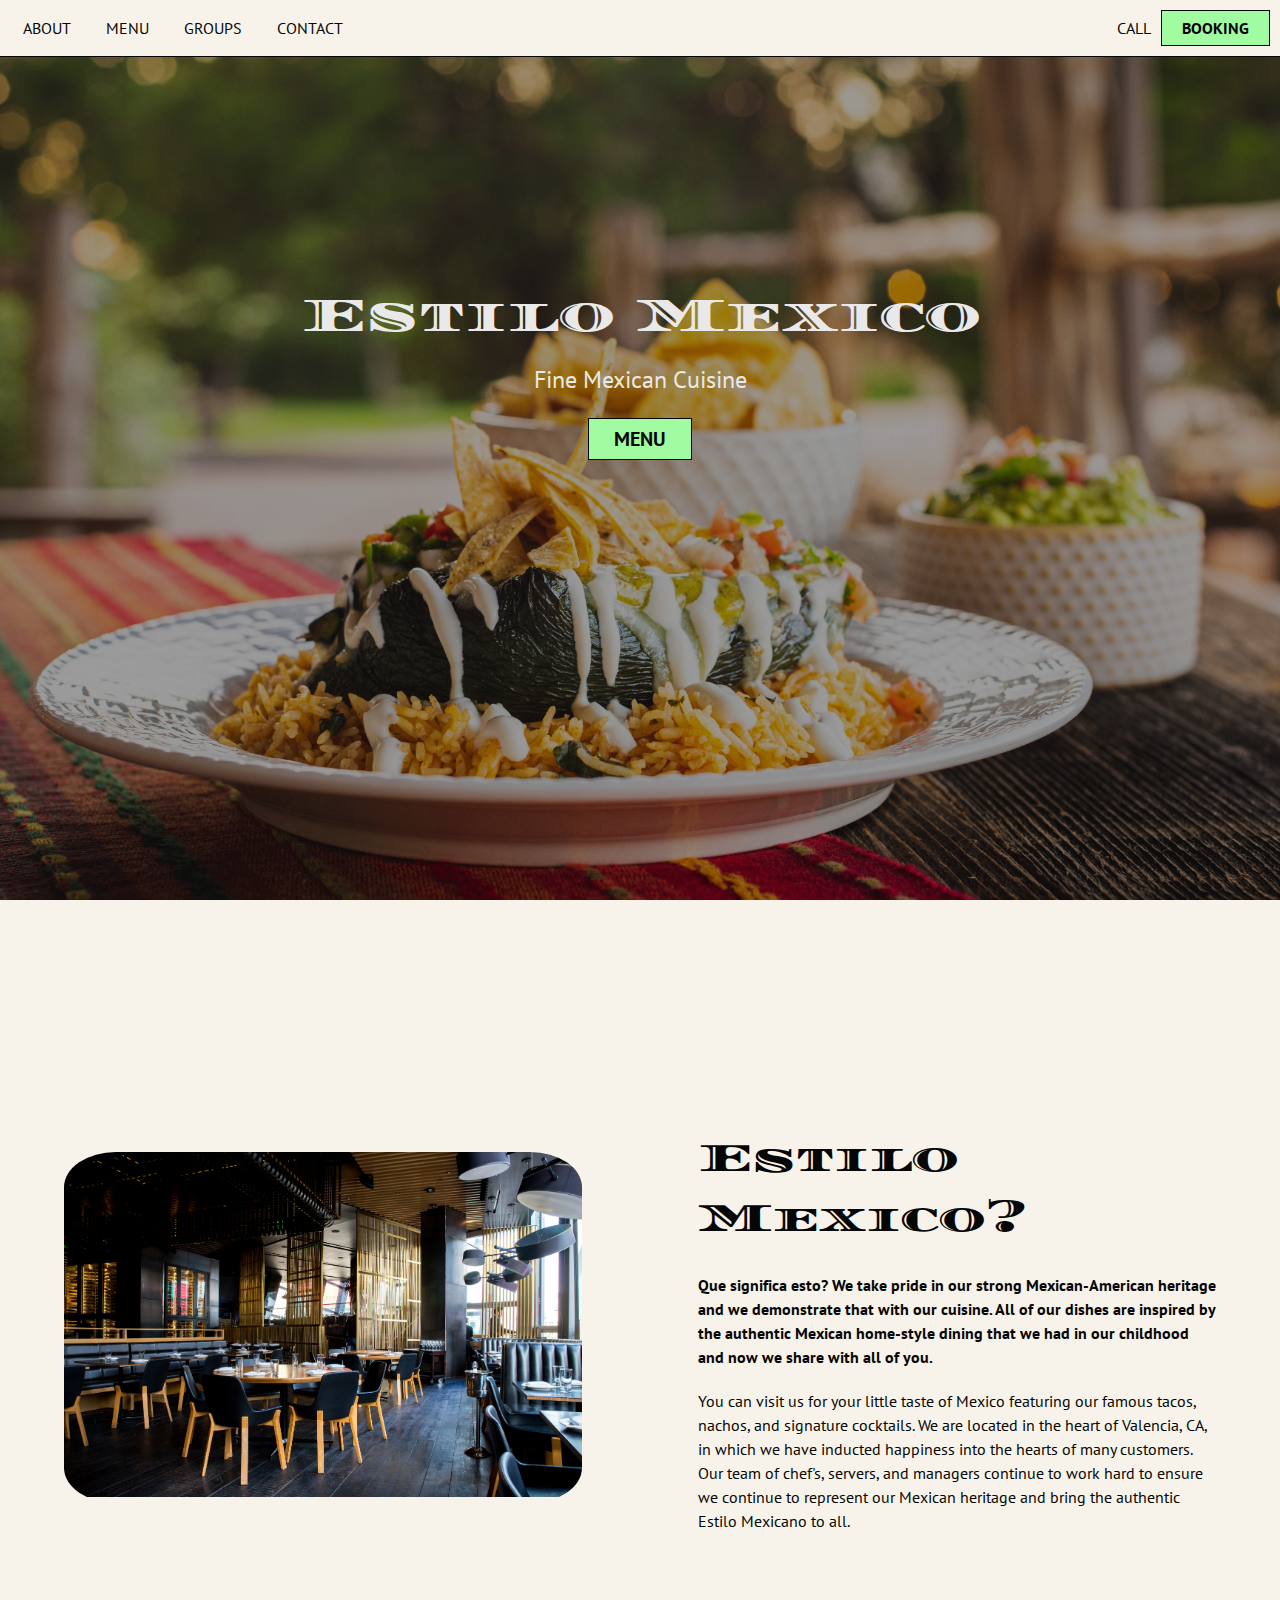
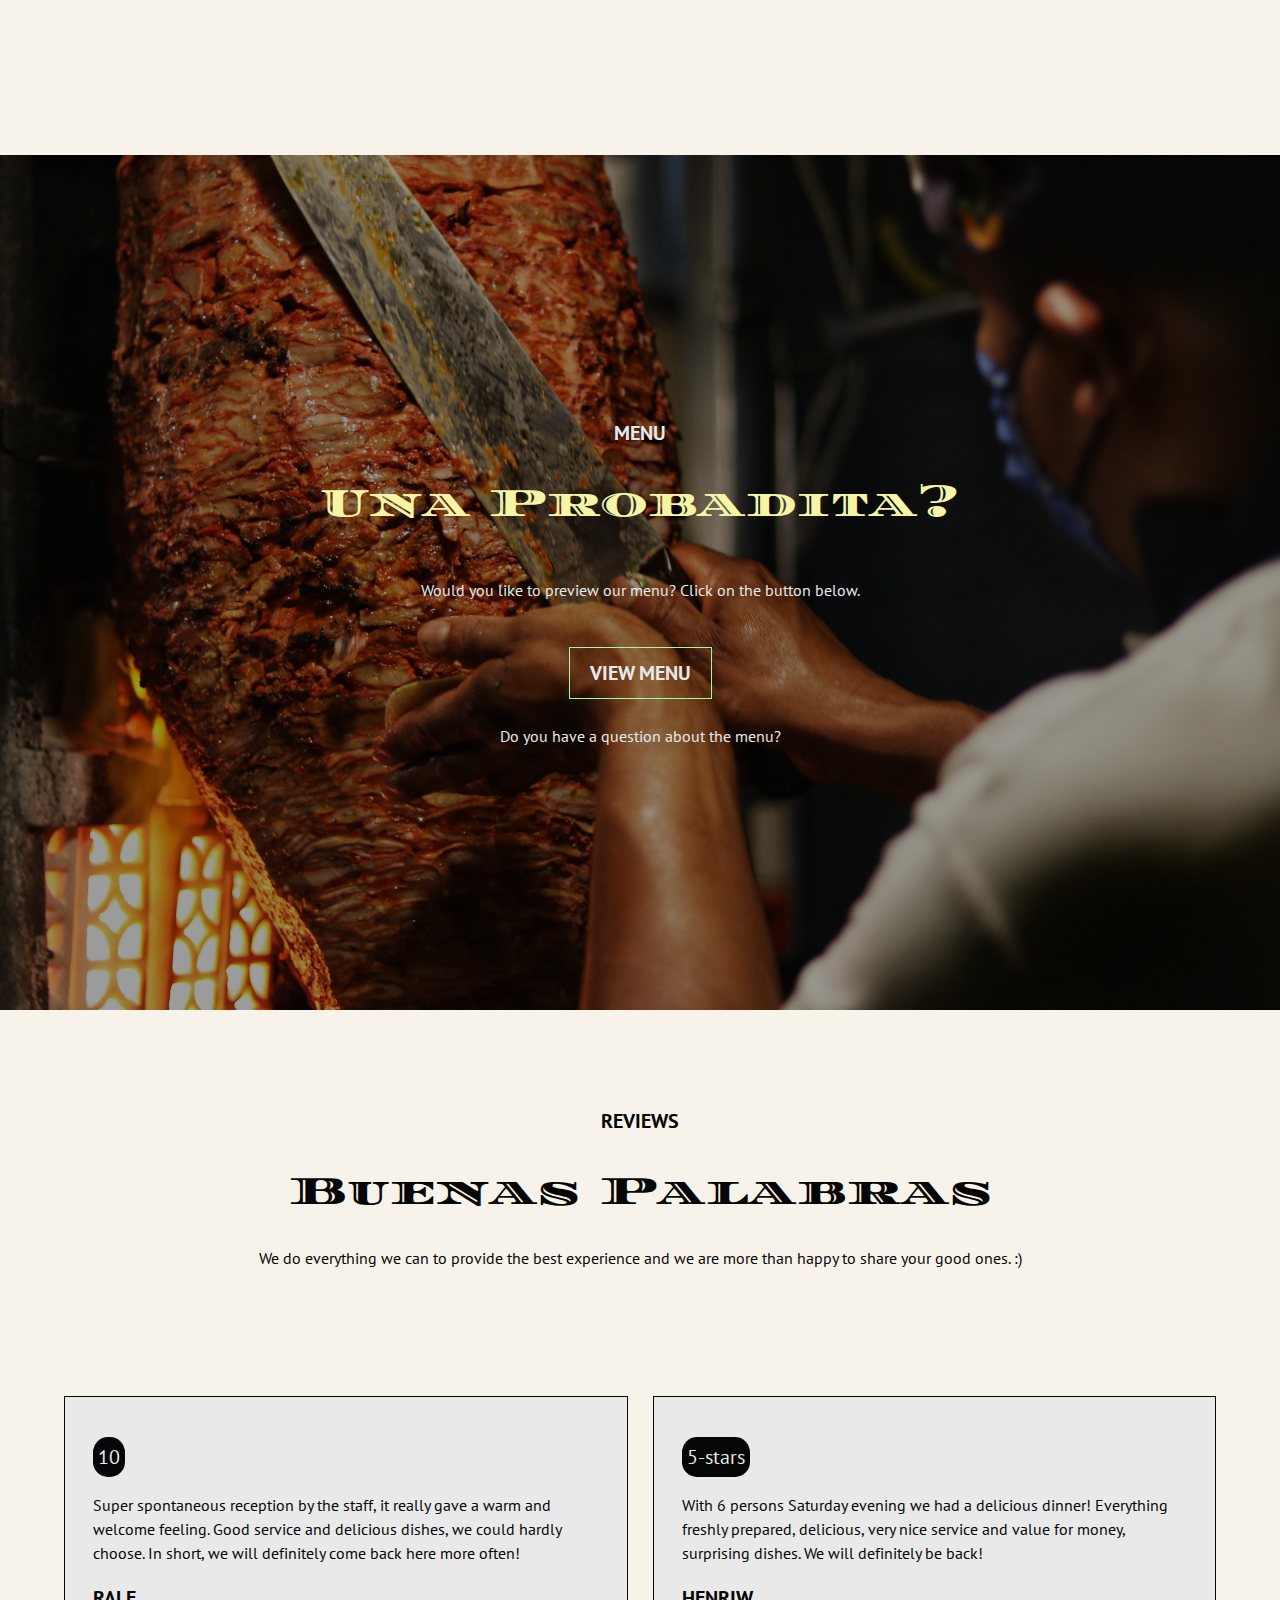
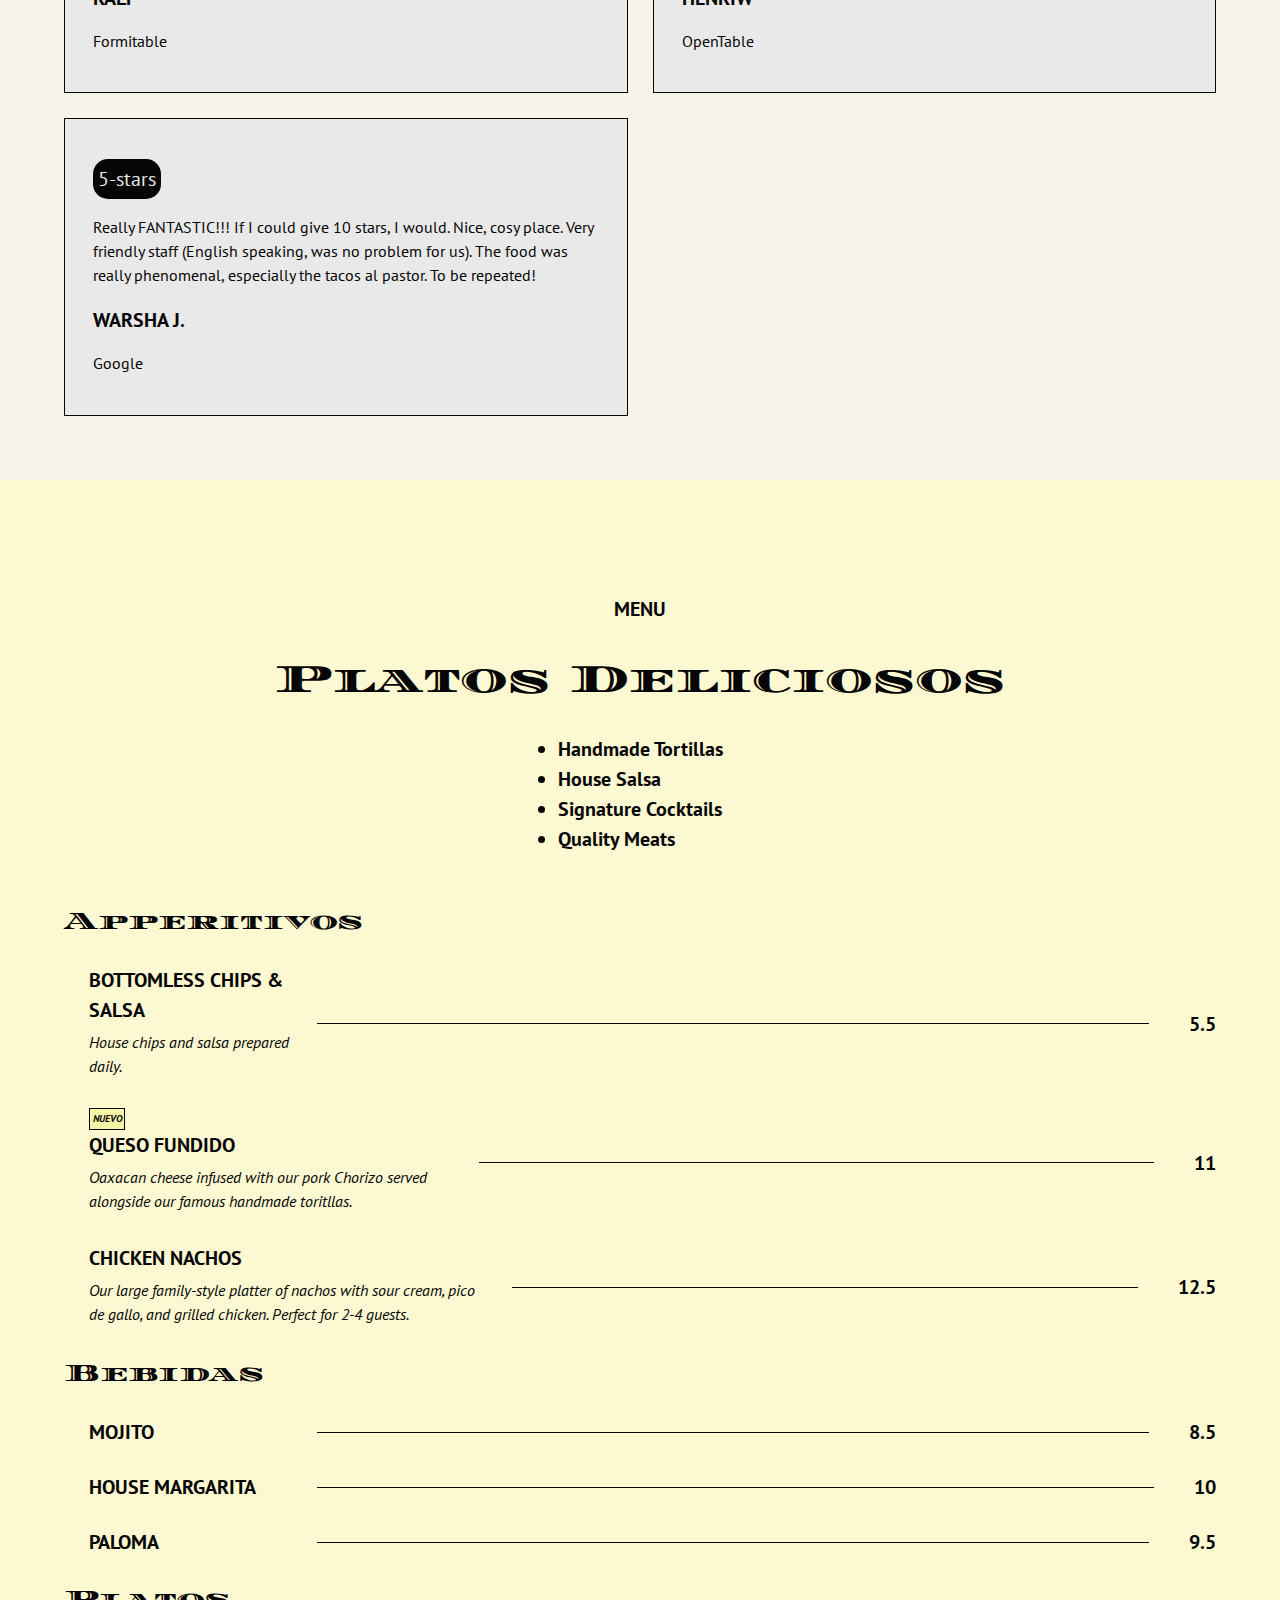
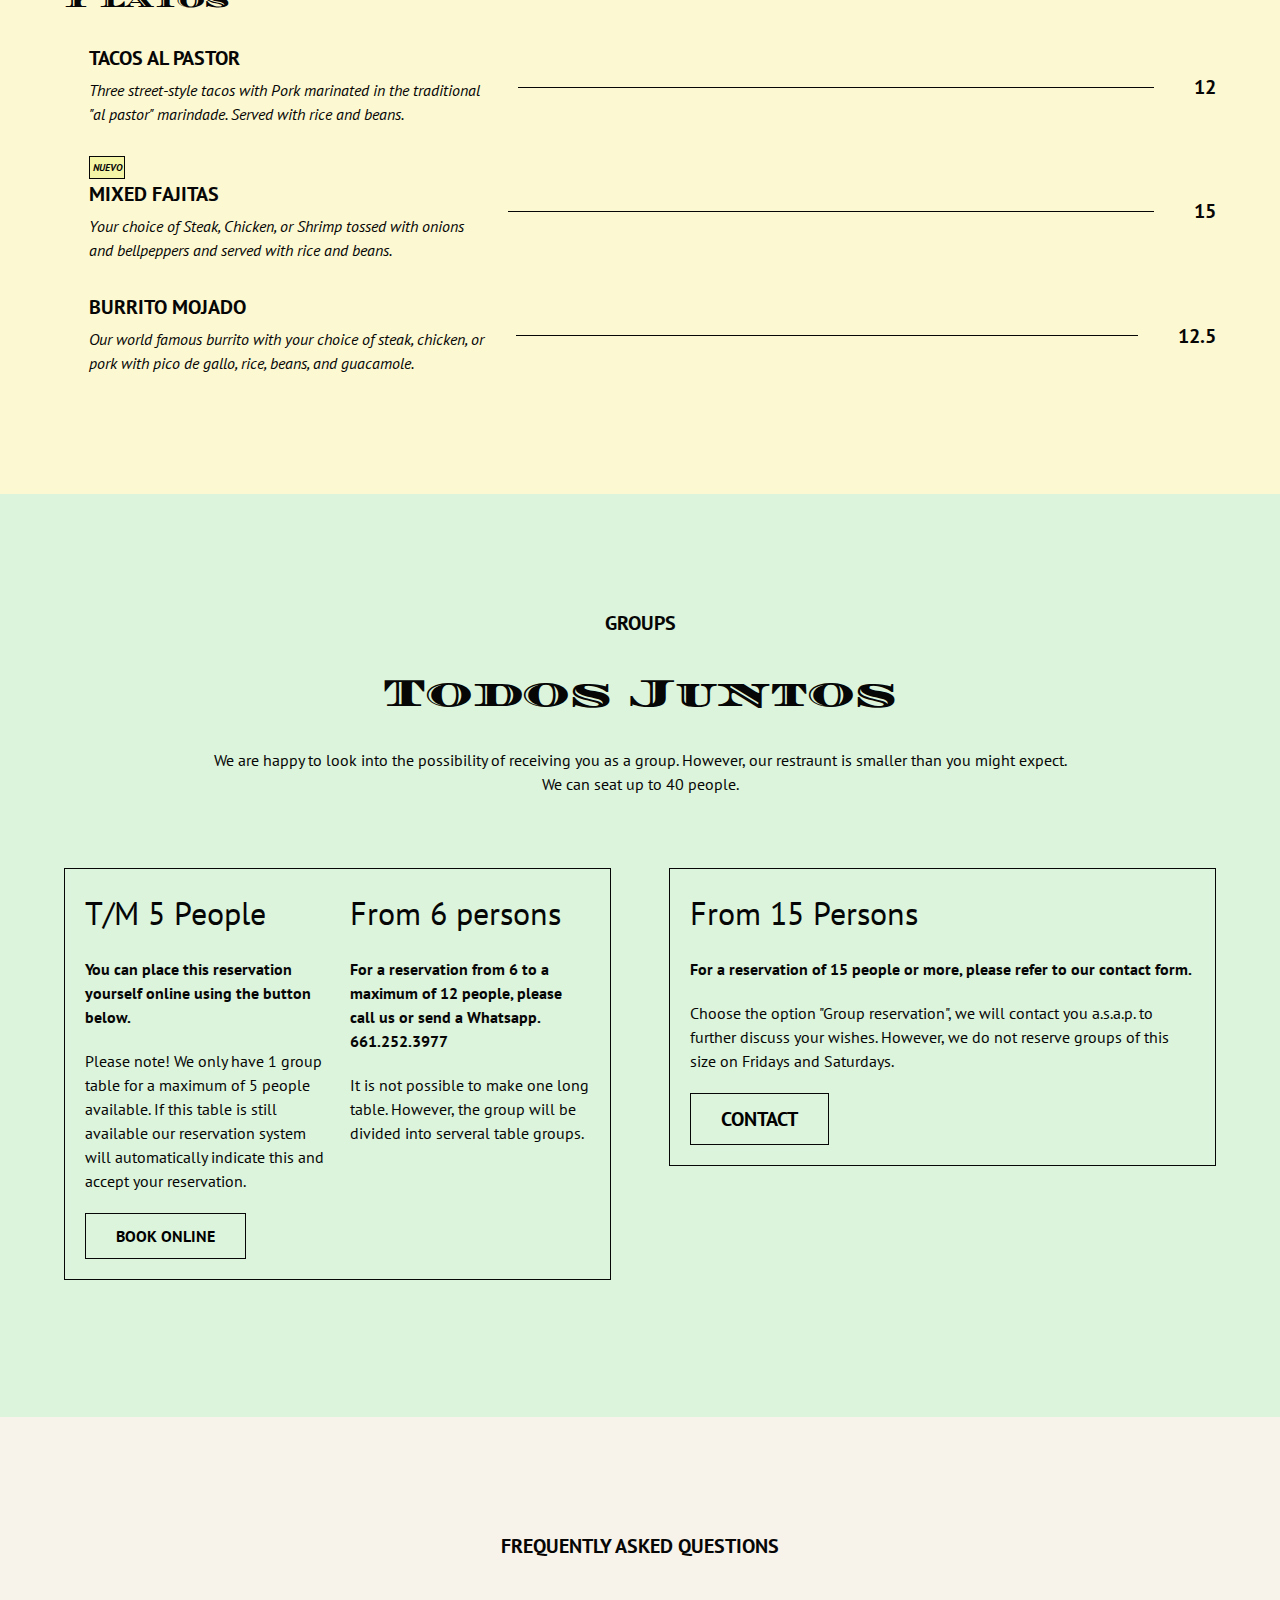
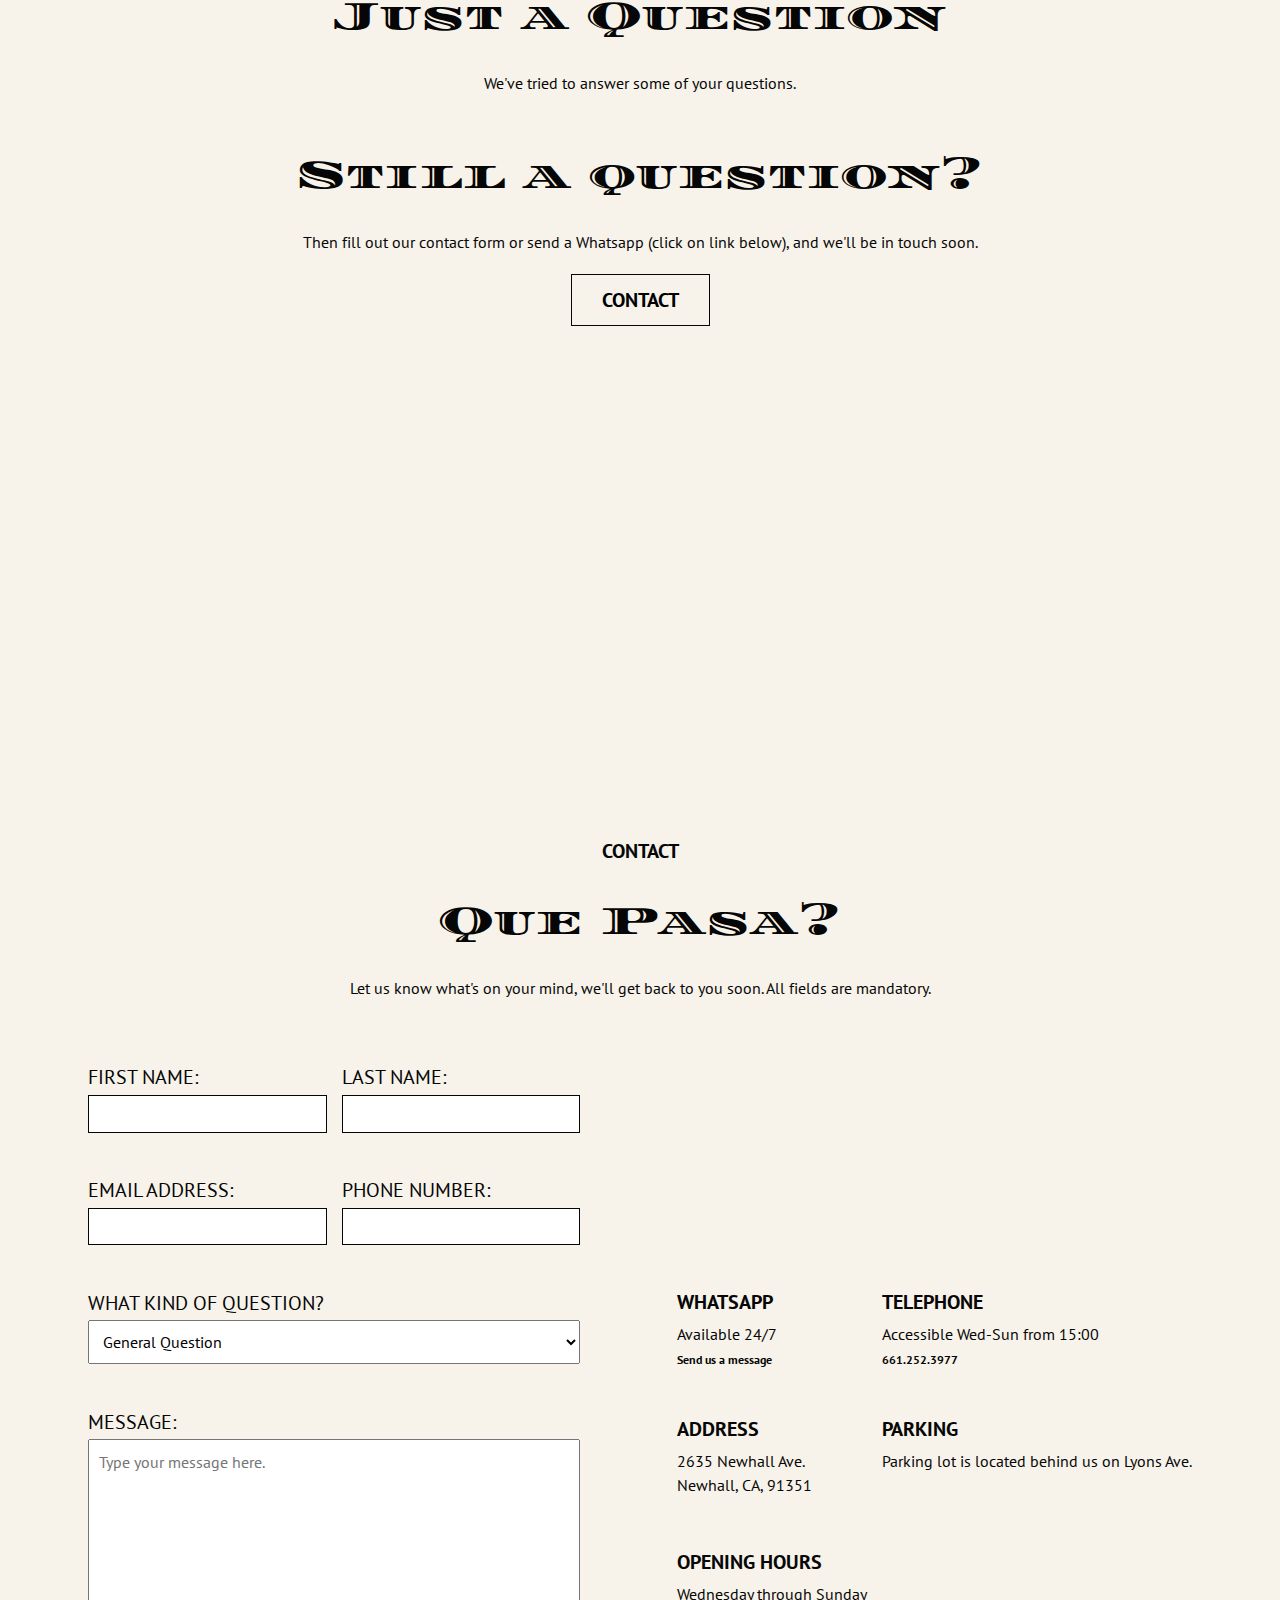
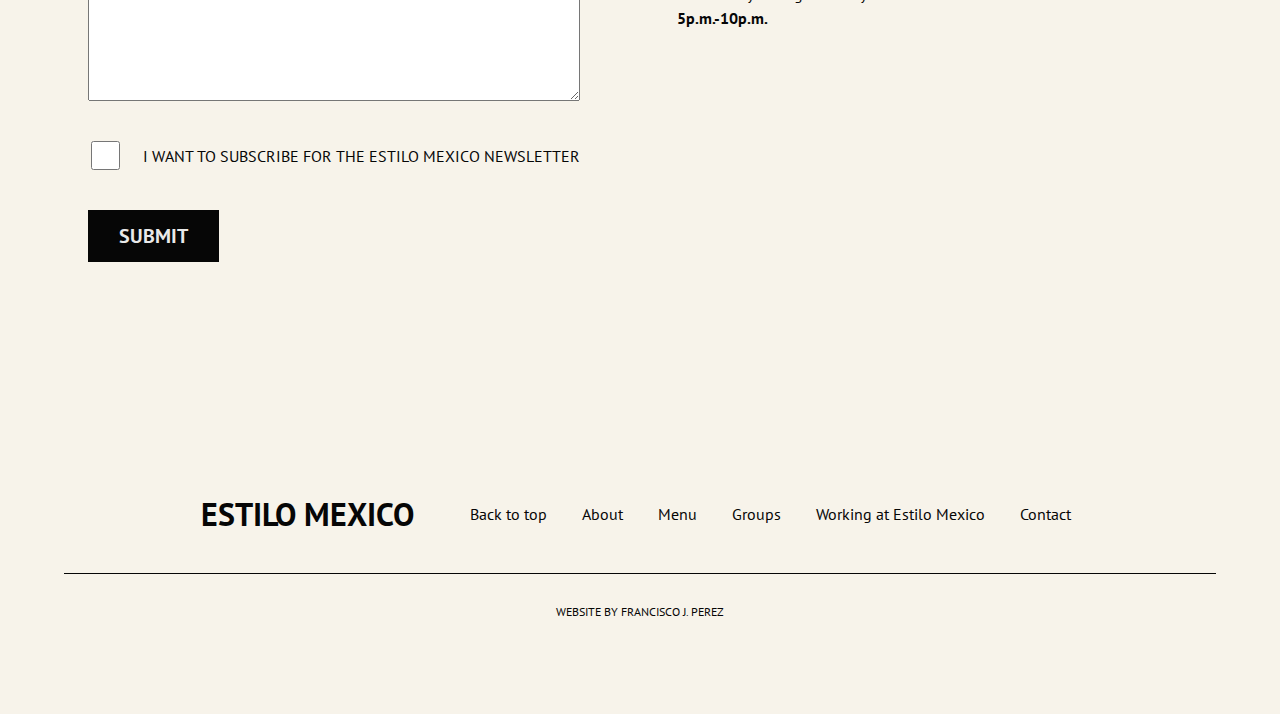
<file: index.html>
<!DOCTYPE html>
<html lang="en">
  <head>
    <meta charset="UTF-8" />
    <meta http-equiv="X-UA-Compatible" content="IE=edge" />
    <meta name="viewport" content="width=device-width, initial-scale=1.0" />
    <link rel="stylesheet" href="styles.css" />
    <link rel="preconnect" href="https://fonts.googleapis.com" />
    <link rel="preconnect" href="https://fonts.gstatic.com" crossorigin />
    <link
      href="https://fonts.googleapis.com/css2?family=Diplomata+SC&family=PT+Sans:ital,wght@0,400;0,700;1,400;1,700&family=Secular+One&display=swap"
      rel="stylesheet"
    />
    <title>Estilo Mexico Mexican Restraunt Landing Page</title>
  </head>
  <body>
    <header class="navigationHeader">
      <nav class="topBar">
        <ul class="mainNavList flex nonMobile">
          <li class="navItem"><a href="#about" class="navLink">About</a></li>
          <li class="navItem"><a href="#menu" class="navLink">Menu</a></li>
          <li class="navItem"><a href="#groups" class="navLink">Groups</a></li>
          <li class="navItem"><a href="#contact" class="navLink">Contact</a></li>
        </ul>
        <div class="dropdown mobileNav flex">
          <button class="dropbtn" id="menuBtn">
            <img
              src="images/menu-closed-icon.png"
              alt="menu"
              class="menu-closed"
            />
          </button>
          <div class="dropdown-content hide" id="dropDown-content">
            <!--
            <div class="close">
              <button class="closeBtn">
                <img
                  src="images/menu-icon-open.png"
                  alt="x"
                  class="menu-opened"
                />
              </button>
            </div>
            -->
            <ul class="menu-list">
              <li class="menu-item">
                <a href="#" class="menu-link">Estilo Mexico</a>
              </li>
              <li class="menu-item">
                <a href="#about" class="menu-link">About</a>
              </li>
              <li class="menu-item">
                <a href="#menu" class="menu-link">Menu</a>
              </li>
              <li class="menu-item">
                <a href="#groups" class="menu-link">Groups</a>
              </li>
              <li class="menu-item">
                <a
                  href="#contact"
                  class="menu-link"
                  >Contact</a
                >
              </li>
              <li class="menu-item" id="closeLi">
                <a href="#" class="menu-link" id="closeMenu">Close</a>
              </li>
            </ul>
          </div>
        </div>
        <span class="homeLogo">
          <a href="#" class="homeLink">Estilo Mexico</a>
        </span>
        <ul class="quickActions">
          <li class="actionItem"><a href="#" class="whatsApp">call</a></li>
          <li class="actionItem">
            <a href="#" class="bookingLink"
              ><button class="bookBtn">Booking</button></a
            >
          </li>
          <!--
          <li class="actionItem">
            <a href="#"><button class="languageBtn">Lang</button></a>
          </li>-->
        </ul>
      </nav>
    </header>
    <main class="mainSite">
      <section class="heroSection" id="home">
        <div class="titleBox flex">
          <h1 class="mainTitle">Estilo Mexico</h1>
          <h2 class="subtitle">Fine Mexican Cuisine</h2>
          <button class="menuBtn"><a href="#menu">Menu</a></button>
        </div>
        <div class="overlay"></div>
      </section>
      <section class="aboutSection" id="about">
        <div class="aboutImageBox circleDiv">
          <img
            src="images/restraunt-shot.jpeg"
            alt="Estilo Mexico Restraunt"
            class="interiorShot"
          />
        </div>
        <div class="sectionText">
          <h2 class="sectionTitle">Estilo Mexico?</h2>
          <p class="aboutPara">
            <strong
              >Que significa esto? We take pride in our strong Mexican-American
              heritage and we demonstrate that with our cuisine. All of our
              dishes are inspired by the authentic Mexican home-style dining
              that we had in our childhood and now we share with all of
              you.</strong
            >
          </p>
          <p class="aboutPara">
            You can visit us for your little taste of <em>Mexico</em> featuring
            our famous tacos, nachos, and signature cocktails. We are located in
            the heart of Valencia, CA, in which we have inducted happiness into
            the hearts of many customers. Our team of chef's, servers, and
            managers continue to work hard to ensure we continue to represent
            our Mexican heritage and bring the authentic
            <em>Estilo Mexicano</em> to all.
          </p>
        </div>
      </section>
      <section class="menuJumpSection">
        <div class="sectionText">
          <h3 class="sectionSubtitle">Menu</h3>
          <h2 class="sectionTitle">Una Probadita?</h2>
          <p class="sectionPara">
            Would you like to preview our menu? Click on the button below.
          </p>
          <button class="menuBtn">View Menu</button>
          <a href="#" class="contactLink"
            >Do you have a question about the menu?</a
          >
        </div>
        <div class="overlay"></div>
      </section>
      <section class="reviewsSection">
        <div class="sectionText">
          <h3 class="sectionSubtitle">Reviews</h3>
          <h2 class="sectionTitle">Buenas Palabras</h2>
          <p class="sectionPara">
            We do everything we can to provide the best experience and we are
            more than happy to share your good ones. :)
          </p>
        </div>
        <div class="reviewBox flex">
          <div class="rating">10</div>
          <div class="reviewText">
            Super spontaneous reception by the staff, it really gave a warm and
            welcome feeling. Good service and delicious dishes, we could hardly
            choose. In short, we will definitely come back here more often!
          </div>
          <div class="author">Ralf</div>
          <div class="reviewSite">Formitable</div>
        </div>
        <div class="reviewBox flex">
          <div class="rating">5-stars</div>
          <div class="reviewText">
            With 6 persons Saturday evening we had a delicious dinner!
            Everything freshly prepared, delicious, very nice service and value
            for money, surprising dishes. We will definitely be back!
          </div>
          <div class="author">Henriw</div>
          <div class="reviewSite">OpenTable</div>
        </div>
        <div class="reviewBox flex">
          <div class="rating">5-stars</div>
          <div class="reviewText">
            Really FANTASTIC!!! If I could give 10 stars, I would. Nice, cosy
            place. Very friendly staff (English speaking, was no problem for
            us). The food was really phenomenal, especially the tacos al pastor.
            To be repeated!
          </div>
          <div class="author">Warsha J.</div>
          <div class="reviewSite">Google</div>
        </div>
      </section>
      <section class="menuSection" id="menu">
        <div class="sectionText">
          <h3 class="sectionSubtitle">Menu</h3>
          <h2 class="sectionTitle">Platos Deliciosos</h2>
          <ul class="menuPreList">
            <li class="prelistItem">Handmade Tortillas</li>
            <li class="prelistItem">House Salsa</li>
            <li class="prelistItem">Signature Cocktails</li>
            <li class="prelistItem">Quality Meats</li>
          </ul>
        </div>
        <div class="fullMenu">
          <h2 class="menuHeading">Apperitivos</h2>
          <ul class="appList">
            <li>
              <div class="flex menuItem">
                <span class="itemBox flex"
                  ><h3 class="item">Bottomless Chips & Salsa</h3>
                  <p class="itemDescription">
                    House chips and salsa prepared daily.
                  </p></span
                >
                <span class="line"></span>
                <span class="price">5.5</span>
              </div>
            </li>
            <li>
              <div class="flex menuItem">
                <span class="itemBox flex">
                  <h4 class="nuevoTag">Nuevo</h4>
                  <h3 class="item">Queso Fundido</h3>
                  <p class="itemDescription">
                    Oaxacan cheese infused with our pork Chorizo served
                    alongside our famous handmade toritllas.
                  </p></span
                >
                <span class="line"></span>
                <span class="price">11</span>
              </div>
            </li>
            <li>
              <div class="flex menuItem">
                <span class="itemBox flex"
                  ><h3 class="item">Chicken Nachos</h3>
                  <p class="itemDescription">
                    Our large family-style platter of nachos with sour cream,
                    pico de gallo, and grilled chicken. Perfect for 2-4 guests.
                  </p></span
                >
                <span class="line"></span>
                <span class="price">12.5</span>
              </div>
            </li>
          </ul>
          <h2 class="menuHeading">Bebidas</h2>
          <ul class="drinkList">
            <li>
              <div class="flex menuItem">
                <span class="itemBox flex"><h3 class="item">Mojito</h3> </span>
                <span class="line"></span>
                <span class="price">8.5</span>
              </div>
            </li>
            <li>
              <div class="flex menuItem">
                <span class="itemBox flex">
                  <h3 class="item">House Margarita</h3>
                </span>
                <span class="line"></span>
                <span class="price">10</span>
              </div>
            </li>
            <li>
              <div class="flex menuItem">
                <span class="itemBox flex"><h3 class="item">Paloma</h3> </span>
                <span class="line"></span>
                <span class="price">9.5</span>
              </div>
            </li>
          </ul>
          <h2 class="menuHeading">Platos</h2>
          <ul class="plateList">
            <li>
              <div class="flex menuItem">
                <span class="itemBox flex"
                  ><h3 class="item">Tacos al Pastor</h3>
                  <p class="itemDescription">
                    Three street-style tacos with Pork marinated in the
                    traditional "al pastor" marindade. Served with rice and
                    beans.
                  </p></span
                >
                <span class="line"></span>
                <span class="price">12</span>
              </div>
            </li>
            <li>
              <div class="flex menuItem">
                <span class="itemBox flex">
                  <h4 class="nuevoTag">Nuevo</h4>
                  <h3 class="item">Mixed Fajitas</h3>
                  <p class="itemDescription">
                    Your choice of Steak, Chicken, or Shrimp tossed with onions
                    and bellpeppers and served with rice and beans.
                  </p></span
                >
                <span class="line"></span>
                <span class="price">15</span>
              </div>
            </li>
            <li>
              <div class="flex menuItem">
                <span class="itemBox flex"
                  ><h3 class="item">Burrito Mojado</h3>
                  <p class="itemDescription">
                    Our world famous burrito with your choice of steak, chicken,
                    or pork with pico de gallo, rice, beans, and guacamole.
                  </p></span
                >
                <span class="line"></span>
                <span class="price">12.5</span>
              </div>
            </li>
          </ul>
        </div>
      </section>
      <section class="groupSection" id="groups">
        <div class="sectionText">
          <h3 class="sectionSubtitle">Groups</h3>
          <h2 class="sectionTitle">Todos Juntos</h2>
          <p class="sectionPara">
            We are happy to look into the possibility of receiving you as a
            group. However, our restraunt is smaller than you might expect.
            <br />We can seat up to 40 people.
          </p>
        </div>
        <div class="blockContainer">
          <div class="block grid">
            <div class="fivePersons">
              <h2 class="blockTitle">T/M 5 People</h2>
              <p class="blockPara">
                <strong
                  >You can place this reservation yourself online using the button
                  below.</strong
                >
              </p>
              <p class="blockPara">
                Please note! We only have 1 group table for a maximum of 5 people
                available. If this table is still available our reservation system
                will automatically indicate this and accept your reservation.
              </p>
              <button class="bookBtn">Book Online</button>
            </div>
            <div class="sixPersons">
              <h2 class="blockTitle">From 6 persons</h2>
              <p class="blockPara">
                <strong
                  >For a reservation from 6 to a maximum of 12 people, please call
                  us or send a Whatsapp. <br />
                  661.252.3977
                </strong>
              </p>
              <p class="blockPara">
                It is not possible to make one long table. However, the group will
                be divided into serveral table groups.
              </p>
            </div>
          </div>
          <div class="block grid">
            <div class="fifteenPersons">
              <h2 class="blockTitle">From 15 Persons</h2>
              <p class="blockPara">
                <strong
                >For a reservation of 15 people or more, please refer to our
                contact form.</strong
              >
              <p class="blockPara">Choose the option "Group reservation", we will contact you a.s.a.p. to further discuss your wishes. However, we do not reserve groups of this size on Fridays and Saturdays.</p>
              </p>
              <button class="contactBtn"><a href="#contact">Contact</a></button>  
            </div>
            
          </div> 
        </div>
        
      </section>
      <section class="faqSection">
        <div class="sectionText">
            <h3 class="sectionSubtitle">Frequently Asked Questions</h3>
            <h2 class="sectionTitle">Just a Question</h2>
            <p class="sectionPara">We've tried to answer some of your questions.</p>
        </div>
        <div class="questionsBlock">

        </div>
        <div class="stillQuestions">
            <h2 class="sectionTitle">Still a question?</h2>
            <p class="sectionPara">Then fill out our contact form or send a Whatsapp (click on link below), and we'll be in touch soon.</p>
            <button class="contactBtn">Contact</button>
        </div>
      </section>
      <section class="contactForm" id="contact">
        <div class="sectionText">
          <h3 class="sectionSubtitle">Contact</h3>
          <h2 class="sectionTitle">Que Pasa?</h2>
          <p class="sectionPara">Let us know what's on your mind, we'll get back to you soon. All fields are mandatory.</p>
          <div class="formIconBox">
          <div class="flex formSplit">
            <form action="" method="post">
              <ul class="formList grid">
                <li class="formItem" id="names">
                  <div class="boxes">
                    <label for="fname">First Name: </label>
                    <input type="text" id="fname" name="fname">
                  </div>
                  <div class="boxes">
                    <label for="lname">Last name: </label>
                    <input type="text" id="lname" name="lname"> 
                  </div>          
                </li>
                
                <li class="formItem" id="email-phone">
                  <div class="boxes">
                    <label for="email">Email Address: </label>
                    <input type="email" id="email" name="email">
                  </div>
                  <div class="boxes">
                    <label for="phone">Phone Number: </label>
                    <input type="tel" id="phone" name="phone">
                  </div>
                </li>
                <li class="formItem" id="kindItem">
                  <div class="boxes">
                    <label for="typeQuestion">What kind of question?</label>
                    <select id="typeQ" name="typeQuestion">
                      <option value="general">General Question</option>
                      <option value="menu">Question About the Menu</option>
                      <option value="group">Group Reservation</option>
                      <option value="allergen">Allergen Question</option>
                      <option value="working">Working at Estilo Mexico</option>
                    </select>   
                  </div>         
                </li>
                <li class="formItem" id="messageItem">
                  <div class="boxes">
                    <label for="message">Message: </label>
                    <textarea name="message" id="message" cols="30" rows="10" placeholder="Type your message here."></textarea>
                    
                  </div>
                  
                </li>
                <li class="formItem" id="newsletterItem">
                  <div class="boxes" id="newsletterBox">
                    <input type="checkbox" id="newsletter" name="newsletter" value="newsletter">
                    <label for="newsletter">I want to subscribe for the Estilo Mexico newsletter</label>
                  </div>
                  
                </li>
                <li class="formItem">
                  <button class="submit">Submit</button>
                </li>
              </ul>
              

            </form>
          </div>
          <div class="flex iconSplit">
            <div class="iconBox">
              <h3 class="sectionSubtitle iconTitle">
                WhatsApp
              </h3>
              <p>Available 24/7</p>
              <a href="#">Send us a message</a>
            </div>
            <div class="iconBox">
              <h3 class="sectionSubtitle iconTitle">
                Telephone
              </h3>
              <p>Accessible Wed-Sun from 15:00</p>
              <a href="#">661.252.3977</a>
            </div>
            <div class="iconBox">
              <h3 class="sectionSubtitle iconTitle">
                Address 
              </h3>
              <p>2635 Newhall Ave.<br>Newhall, CA, 91351</p>
              
            </div>
            <div class="iconBox">
              <h3 class="sectionSubtitle iconTitle">
                Parking
              </h3>
              <p>Parking lot is located behind us on Lyons Ave.</p>
            </div>
            <div class="iconBox">
              <h3 class="sectionSubtitle iconTitle">
                Opening Hours
              </h3>
              <p>Wednesday through Sunday <br><strong>5p.m.-10p.m.</strong></p>
              
            </div>
          </div>  
          </div>
          
        </div>
        
      </section>
    </main>
    <footer>
      <div class="topFooter">
        <span class="homeLogo"><a href="#home" class="homeLink">Estilo Mexico</a></span>
        <span class="footerNav">
          <ul class="footerNavList">
            <li class="navItem"><a href="#home" class="navItemLink">Back to top</a></li>
            <li class="navItem"><a href="#about" class="navItemLink">About</a></li>
            <li class="navItem"><a href="#menu" class="navItemLink">Menu</a></li>
            <li class="navItem"><a href="#groups" class="navItemLink">Groups</a></li>
            <li class="navItem"><a href="#" class="navItemLink">Working at Estilo Mexico</a></li>
            <li class="navItem"><a href="#contact" class="navItemLink">Contact</a></li>
          </ul>
        </span>
      </div>
      <div class="bottomFooter">
        <div class="websiteAuthor">Website by Francisco J. Perez</div>
      </div>
    </footer>
  </body>
</html>
</file>
<file: styles.css>
/* Box sizing rules */
*,
*::before,
*::after {
  box-sizing: border-box;
}

/* Remove default margin */
* {
  margin: 0;
  padding: 0;
  font: inherit;
}

/* Remove list styles on ul, ol elements with a list role, which suggests default styling will be removed */
ul[role="list"],
ol[role="list"] {
  list-style: none;
}

/* Set core root defaults */
html:focus-within {
  scroll-behavior: smooth;
}

html,
body {
  height: 100%;
}

/* Set core body defaults */
body {
  text-rendering: optimizeSpeed;
  line-height: 1.5;
}

/* A elements that don't have a class get default styles */
a:not([class]) {
  text-decoration-skip-ink: auto;
}

/* Make images easier to work with */
img,
picture,
svg {
  max-width: 100%;
  display: block;
}

/* Inherit fonts for inputs and buttons */

/* Remove all animations, transitions and smooth scroll for people that prefer not to see them */
@media (prefers-reduced-motion: reduce) {
  html:focus-within {
    scroll-behavior: auto;
  }

  *,
  *::before,
  *::after {
    animation-duration: 0.01ms !important;
    animation-iteration-count: 1 !important;
    transition-duration: 0.01ms !important;
    scroll-behavior: auto !important;
  }
}

/** Webpage styling */
:root {
  --mainWhite: rgb(233, 233, 233);
  --mainBlack: rgb(6, 6, 6);
  --limeGreend: rgb(161, 251, 161);
  --cream: rgb(247, 243, 234);
  --darkCream: rgb(252, 248, 209);
  --yellow: rgb(245, 245, 168);
}

html {
  font-family: "PT Sans", sans-serif;
  font-size: 1rem;
  scroll-behavior: smooth;
  transition: all 1s ease;
}

body {
  background-color: var(--cream);
  color: var(--mainBlack);
  width: 100vw;
  max-width: 100vw;
}

main {
  width: 100vw;
}

strong {
  font-weight: bold;
}

.flex {
  display: flex;
}

.grid {
  display: grid;
}

a {
  color: inherit;
  text-decoration: none;
}

a:hover,
a:visited,
a:active {
  color: inherit;
  text-decoration: underline;
}

button {
  padding: 10px 30px;
  border: 1px solid var(--mainBlack);
  background-color: transparent;
  font: inherit;
  font-size: 1.25rem;
  font-weight: 700;
  text-transform: uppercase;
}

button,
button:hover {
  cursor: pointer;
}

button a:hover {
  text-decoration: none;
}

.navigationHeader {
  width: 100%;
  /*height: 7.5vh;*/
  min-height: 50px;
  position: fixed;
  z-index: 5;
  padding: 0px;
  font-size: 1rem;
  text-transform: uppercase;
  background-color: var(--cream);
  border-bottom: 1.5px solid var(--mainBlack);
  display: flex;
  align-items: center;
}

.topBar {
  display: flex;
  flex-direction: row;
  align-items: center;
  justify-content: space-between;
  width: 100%;
  padding: 10px 0px;
}

.topBar button {
  padding: 5px 20px;
  font-size: 1rem;
}

.mainNavList {
  list-style-type: none;
  flex-direction: row;
  align-items: center;
  padding: 0% 5px;
}

.navItem {
  display: inline-block;
  margin: 0px 2.5px;
  padding: 5px 15px;
  transition: 0.5s all ease;
}

.navLink,
nav a {
  color: inherit;
  text-decoration: none;
  height: 100%;
  width: 100%;
}

.navItem:hover {
  background-color: var(--limeGreend);
  border: 1px solid var(--mainBlack);
  /*color: var(--mainWhite);*/
}

.navLink:visited {
  color: inherit;
}

.nonMobile {
  display: none;
}

.mobileNav {
  display: inline-block;
  margin: 0px;
}

.homeLogo {
  display: none;
  font-size: 2rem;
}

.quickActions {
  list-style-type: none;
  display: flex;
  flex-direction: row;
  align-items: center;
  padding: 0% 5px;
  margin: 0px;
}

.actionItem {
  display: inline-block;
  margin: 0px 5px;
}

.bookBtn {
  background-color: var(--limeGreend);
  font-family: "PT Sans", sans-serif;
  font-size: 1rem;
}

.languageBtn {
  background-color: transparent;
  font-family: "PT Sans", sans-serif;
  font-size: 1rem;
}

.mobileNav {
  max-width: 50px;
  align-items: center;
  justify-content: center;
}

.dropdown {
  width: 100%;
  cursor: pointer;
  position: relative;
  display: inline-block;
}

.dropdown .dropbtn {
  min-width: 55px;
  padding: 0px;
  border: none;
  width: 100%;
}

.dropbtn {
  background-color: transparent;
}

.dropdown-content {
  transition: all 0.5s ease-in-out;
  transform: rotate(0deg);
  display: block;
  position: absolute;
  background-color: var(--mainWhite);
  color: var(--mainBlack);
  min-width: 275px;
  width: 50vw;
  height: 110vh;
  left: 0;
  top: -25px;
  z-index: 2;
}

.dropdown-content .close {
  display: flex;
  margin-top: 5%;
  align-items: center;
  justify-content: flex-end;
}

.dropdown-content .close .closeBtn {
  background-color: transparent;
  padding: 5%;
  margin-top: 5%;
  font-size: 2rem;
  border-radius: 0rem;
  display: flex;
  align-items: center;
  justify-content: center;
}

.dropdown-content .close .closeBtn:hover {
  background-color: transparent;
  transform: scale(1.2);
}

.dropdown-content ul {
  padding: 25% 5%;
  display: flex;
  flex-direction: column;
  align-items: center;
  justify-content: space-evenly;
  margin: 0%;
  height: 75%;
}

.dropdown-content ul li {
  display: flex;
  align-items: center;
  justify-content: center;
  width: 100%;
  height: 100%;
  margin: 0%;
  text-align: center;
  color: inherit;
  border: 1px solid var(--mainBlack);
  background-color: transparent;
  margin: 5px 0px;
}

.dropdown-content ul li a {
  display: flex;
  align-items: center;
  justify-content: center;
  color: inherit;
  width: 100%;
  height: 100%;
  padding: 0%;
  text-decoration: none;
  margin: 0%;
  text-transform: uppercase;
  font-weight: 700;
}

.dropdown-content ul li:nth-child(1) {
  border: none;
  font-size: 1.25rem;
}

.dropdown-content ul li:nth-child(1):hover,
.dropdown-content ul li:nth-child(1) a:hover,
.dropdown-content ul li:nth-child(1) a:visited,
.dropdown-content ul li:nth-child(1) a:active,
.dropdown-content ul li:nth-child(1) a:focus {
  text-decoration: none;
  background-color: transparent;
}

#closeLi {
  margin-top: 35px;
  background-color: var(--mainBlack);
  color: var(--mainWhite);
}

.dropdown-content ul li a:hover,
.dropdown-content ul li a:active,
.dropdown-content ul li a:focus {
  text-decoration: underline;
}

.dropdown-content ul li:hover,
.dropdown-content ul li:active,
.dropdown-content ul li:focus {
  background-color: var(--limeGreend);
}

.dropdown-content ul li a:visited {
  color: unset;
  text-decoration: none;
}

.dropdown-content .trilogyMenu {
  display: flex;
  align-items: center;
  justify-content: center;
  margin-top: 10%;
}

.hide {
  display: none;
}

/*end nav --- into main site */

section {
  width: 100%;
  padding: 15% 10%;
}

.heroSection {
  width: 100%;
  height: 100vh;
  padding: 0%;
  background-color: var(--mainBlack);
  background-image: url("images/avocado-chip-dish.jpeg");
  background-position-x: center;
  background-position-y: 75%;
  background-repeat: none;
  background-size: cover;
  position: relative;
}

.heroSection .titleBox {
  position: absolute;
  z-index: 2;
  color: var(--mainWhite);
  top: 30%;
  left: 0px;
  right: 0px;
  margin: auto;
  text-align: center;
  align-items: center;
  flex-direction: column;
}

.mainTitle {
  font-family: "Diplomata SC", cursive;
  font-size: 3rem;
  margin: 10px 0px;
}

.subtitle {
  font-size: 1.5rem;
  margin-bottom: 20px;
}

.menuBtn {
  padding: 5px 25px;
  background-color: var(--limeGreend);
  color: var(--mainBlack);
  border: 1px solid var(--mainBlack);
  border-radius: 0%;
  box-shadow: none;
  text-transform: uppercase;
  transition: all 0.5s ease;
}

.menuBtn:hover {
  background-color: var(--mainWhite);
}

.overlay {
  position: absolute;
  width: 100%;
  height: 100%;
  z-index: 1;
  background-color: rgba(5, 5, 5, 0.4);
}

/* end hero section -- into about section */

.aboutSection {
  max-width: 100vw;

  overflow: hidden;
  display: flex;
  flex-direction: column;
  align-items: center;
}

.circleDiv {
  border-radius: 10%;
  width: 65%;
  min-width: 300px;
  overflow: hidden;
}

.interiorShot {
  display: inline-block;
  max-width: none;
  width: 100%;
}

/* menuJumpSection */

.menuJumpSection {
  background-color: var(--cream);
  background-image: url("images/al-pastor.jpeg");
  background-position: center;
  background-size: cover;
  background-repeat: no-repeat;
  color: var(--mainWhite);
  display: flex;
  align-items: center;
  text-align: center;
  position: relative;
  padding: 0%;
}

.menuJumpSection .sectionText {
  display: flex;
  flex-direction: column;
  align-items: center;
  text-align: center;
  margin: 5% 10%;
  z-index: 2;
}

.menuJumpSection .sectionTitle {
  color: var(--yellow);
}

.menuJumpSection p {
  text-align: center;
}

.menuJumpSection .menuBtn {
  margin: 25px 0px;
  background-color: transparent;
  border: 1px solid var(--limeGreend);
  color: var(--mainWhite);
  padding: 10px 20px;
  transition: all 0.5s ease;
}

.menuJumpSection .menuBtn:hover {
  color: var(--mainBlack);
  border: none;
  background-color: var(--limeGreend);
}

/*reviews*/

.reviewsSection {
  display: flex;
  flex-direction: column;
  align-items: center;
}

.reviewsSection .sectionText {
  text-align: center;
  margin-bottom: 50px;
}

.reviewsSection .sectionPara {
  text-align: center;
}

.reviewBox {
  flex-direction: column;
  align-items: flex-start;
  justify-content: space-evenly;
  padding: 5%;
  background-color: var(--mainWhite);
  border: 1px solid var(--mainBlack);
  margin: 5% 0%;
  height: 100%;
}

.rating {
  background-color: var(--mainBlack);
  color: var(--mainWhite);
  font-size: 1.25rem;
  border-radius: 15px;
  padding: 1%;
  margin-bottom: 1%;
}

.reviewText {
  margin-bottom: 1.25%;
}

.author {
  text-transform: uppercase;
  font-size: 1.25rem;
  font-weight: 700;
  margin-bottom: 1%;
}

/* menu section */

.menuSection {
  background-color: var(--darkCream);
}

.menuSection .sectionText {
  text-align: center;
  margin: 50px 0px;
  display: flex;
  align-items: center;
  flex-direction: column;
}

.sectionText ul {
  text-align: left;
  font-size: 1.25rem;
  font-weight: 600;
}

.fullMenu {
  margin: 50px 0px;
}

.menuHeading {
  font-family: "Diplomata SC", cursive;
  font-size: 1.5rem;
  margin: 15px 0px;
}

.fullMenu ul {
  padding-left: 25px;
  list-style-type: none;
  line-height: 1.5;
}

.fullMenu ul li {
  margin: 25px 0px;
}

.menuItem {
  align-items: center;
  justify-content: space-between;
}

.itemBox {
  flex-direction: column;
  text-align: left;
  align-items: flex-start;
  margin-right: 2.5%;
  min-width: 200px;
}

.item {
  text-transform: uppercase;
  font-size: 1.25rem;
  font-weight: 600;
}

.itemDescription {
  margin: 5px 0px;
  font-weight: 200;
  font-style: italic;
}

.line {
  width: 100%;
  height: 1px;
  background-color: var(--mainBlack);
  margin-right: 40px;
  /*max-width: 350px;*/
}

.nuevoTag {
  padding: 2.5px;
  border: 1px solid var(--mainBlack);
  background-color: var(--yellow);
  text-transform: uppercase;
  font-weight: 700;
  font-size: 0.65rem;
  font-style: italic;
}

.price {
  font-size: 1.25rem;
  font-weight: 600;
}

/* To-dos juntos*/

.groupSection {
  background-color: rgb(219, 244, 219);
}

.groupSection .sectionText {
  margin: 50px 0px;
  text-align: center;
  align-items: center;
}

.groupSection .sectionPara {
  text-align: center;
}

.blockContainer {
  display: flex;
  flex-direction: column;
  align-items: center;
  margin: 15px 0px;
}

.blockContainer .block {
  width: 100%;
  border: 1px solid var(--mainBlack);
  padding: 20px;
  grid-template-columns: repeat(2, minmax(100px, 250px));
  grid-gap: 10px;
  margin: 15px 0px;
  align-items: stretch;
  justify-content: center;
}

.block:nth-child(2) {
  grid-template-columns: auto;
}

.blockTitle {
  font-size: 2rem;
  font-weight: 500;
}

.block .bookBtn {
  background-color: transparent;
}

.block button:hover {
  background-color: var(--limeGreend);
  transition: all 1s ease;
}
/* questions section */

/*
.faqSection {
  background-color: var(--mainWhite);
}*/

.faqSection .sectionText,
.stillQuestions,
.faqSection .sectionText .sectionPara,
.stillQuestions .sectionPara {
  text-align: center;
  /*margin: 50px 0px;*/
  align-items: center;
}

.faqSection {
  margin: 50px 0px;
}

.stillQuestions {
  margin: 50px 0px;
}

.stillQuestions button:hover {
  background-color: var(--limeGreend);
  transition: all 1s ease;
}

/**/

.contactForm {
  margin: 50px 0px;
}

.contactForm .sectionText,
.contactForm .sectionPara {
  align-items: center;
  text-align: center;
}

.formIconBox {
  display: flex;
  flex-direction: column;
  align-items: center;
}

.formSplit {
  margin: 25px 0px;
  flex-direction: column;
}

.formList {
  list-style-type: none;
  padding: 0;
  margin: 0;
  width: 100%;
  columns: 2;
  grid-gap: 10px;
  font-weight: normal;
}

.formItem {
  display: flex;
  flex-direction: row;
  align-items: flex-start;
  width: 100%;
  margin: 15px 0px;
}

.formItem label {
  margin: 2.5px 0px;
  text-transform: uppercase;
  font-weight: 200;
}

.formItem input {
  border-radius: 0%;
  border: 1px solid var(--mainBlack);
  background-color: rgb(255, 255, 255);
  padding: 10px;
  font-size: 0.65rem;
  font-weight: 300;
}

input:active,
input:focus,
textarea:active,
textarea:focus,
select:focus,
select:active {
  background-color: var(--limeGreend);
}

.formList .boxes {
  display: flex;
  flex-direction: column;
  width: 100%;
  min-width: 50px;
}

.boxes {
  margin-right: 15px;
}

.formItem select {
  padding: 10px;
  font-weight: 300;
  font-size: 1rem;
}

.formItem textarea {
  padding: 10px;
  font-size: 1rem;
  font-weight: normal;
}

#newsletterBox {
  flex-direction: row;
  font-size: 1rem;
}

#newsletter {
  margin-right: 20px;
  width: 35px;
}

.formItem .submit {
  background-color: var(--mainBlack);
  color: var(--mainWhite);
}
/**/

.iconSplit {
  display: grid;
  grid-template-columns: repeat(2, minmax(100px, auto));
  grid-row-gap: 35px;
  grid-column-gap: 15px;
  align-items: flex-start;
}

.iconBox {
  display: flex;
  flex-direction: column;
  align-items: flex-start;
  margin: 5px 0px;
  /*justify-content: stretch;*/
  font-size: 0.75rem;
}

.iconTitle {
  font-weight: 700;
  font-size: 1.25rem;
}

.iconBox p {
  margin: 5px 0px;
}

.iconBox a {
  text-decoration: none;
  color: var(--mainBlack);
  font-weight: bold;
}

/**/

footer {
  margin: 2.5% 0px;
  padding: 5%;
}

.topFooter {
  padding: 0%;
  padding-bottom: 25px;
  border-bottom: 1px solid var(--mainBlack);
  display: flex;
  flex-direction: column;
  align-items: center;
}

.topFooter .homeLogo {
  display: block;
  margin: 10px;
  text-transform: uppercase;
  font-weight: 900;
}

.homeLink:hover {
  text-decoration: none;
}

.footerNavList {
  list-style-type: none;
  margin: 0;
  padding: 0;
  display: flex;
  flex-direction: column;
  align-items: center;
}

footer .navItem {
  display: block;
  margin: 2.5px;
}

.bottomFooter {
  padding: 2.5%;
  display: flex;
  align-items: center;
  justify-content: center;
}

.websiteAuthor {
  text-align: center;
  font-size: 0.75rem;
  font-weight: 200;
  text-transform: uppercase;
}

/**/

.sectionText {
  width: 100%;
}

.sectionTitle {
  font-size: 2rem;
  font-family: "Diplomata SC", cursive;
  margin: 25px 0px;
}

.sectionSubtitle {
  text-transform: uppercase;
  font-weight: 600;
}

p {
  font-size: 1rem;
  font-weight: 300;
  text-align: left;
  margin: 20px 0px;
}

/* media queries */

/*small devices and up*/
@media only screen and (min-width: 600px) {
  /**/

  section {
    padding: 5% 10%;
  }

  .mobileNav {
    display: none;
  }

  .nonMobile {
    display: flex;
  }
}

@media only screen and (min-width: 992px) {
  section {
    padding: 5%;
    min-height: 95vh;
  }

  .sectionTitle {
    font-size: 2.5rem;
  }

  .sectionSubtitle {
    font-size: 1.25rem;
  }

  /**/
  .aboutSection {
    flex-direction: row;
    align-items: center;
  }

  .aboutImageBox {
    margin-right: 10%;
    width: 100%;
  }

  /**/

  .reviewsSection {
    display: grid;
    grid-template: repeat(3, 1fr) / repeat(2, 1fr);
    grid-auto-flow: row dense;
    grid-gap: 25px;
  }

  .reviewsSection .sectionText {
    grid-column: 1 / -1;
    grid-row: 1;
  }

  /**/

  .blockContainer {
    display: flex;
    flex-direction: row;
    align-items: flex-start;
    margin: 5% 0%;
    column-gap: 5%;
  }

  .blockContainer .block {
    column-gap: 5%;
    height: 100%;
  }

  /**/

  .formIconBox {
    flex-direction: row;
    column-gap: 5%;
    justify-content: space-evenly;
  }
  /**/

  .topFooter {
    flex-direction: row;
    column-gap: 2.5%;
    justify-content: center;
  }

  .footerNavList {
    flex-direction: row;
    text-align: center;
  }

  /**/
}
</file>
